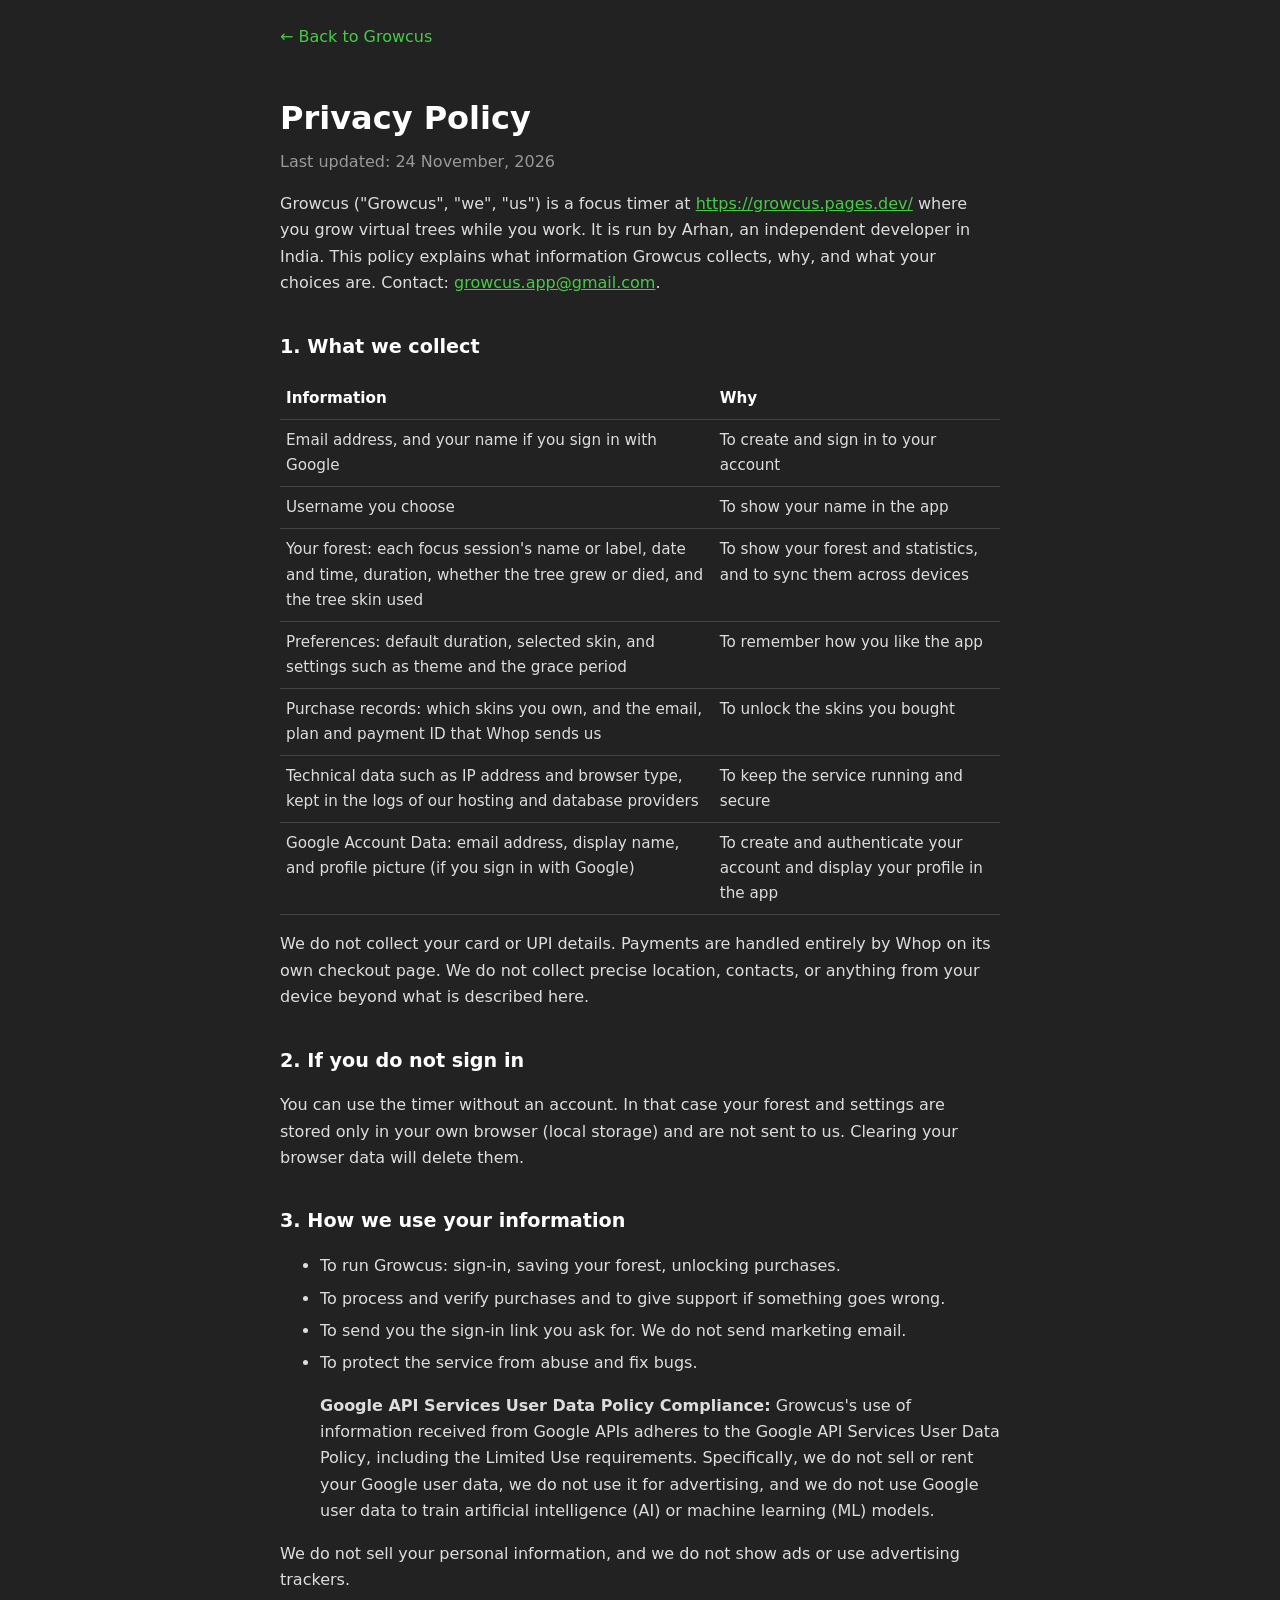
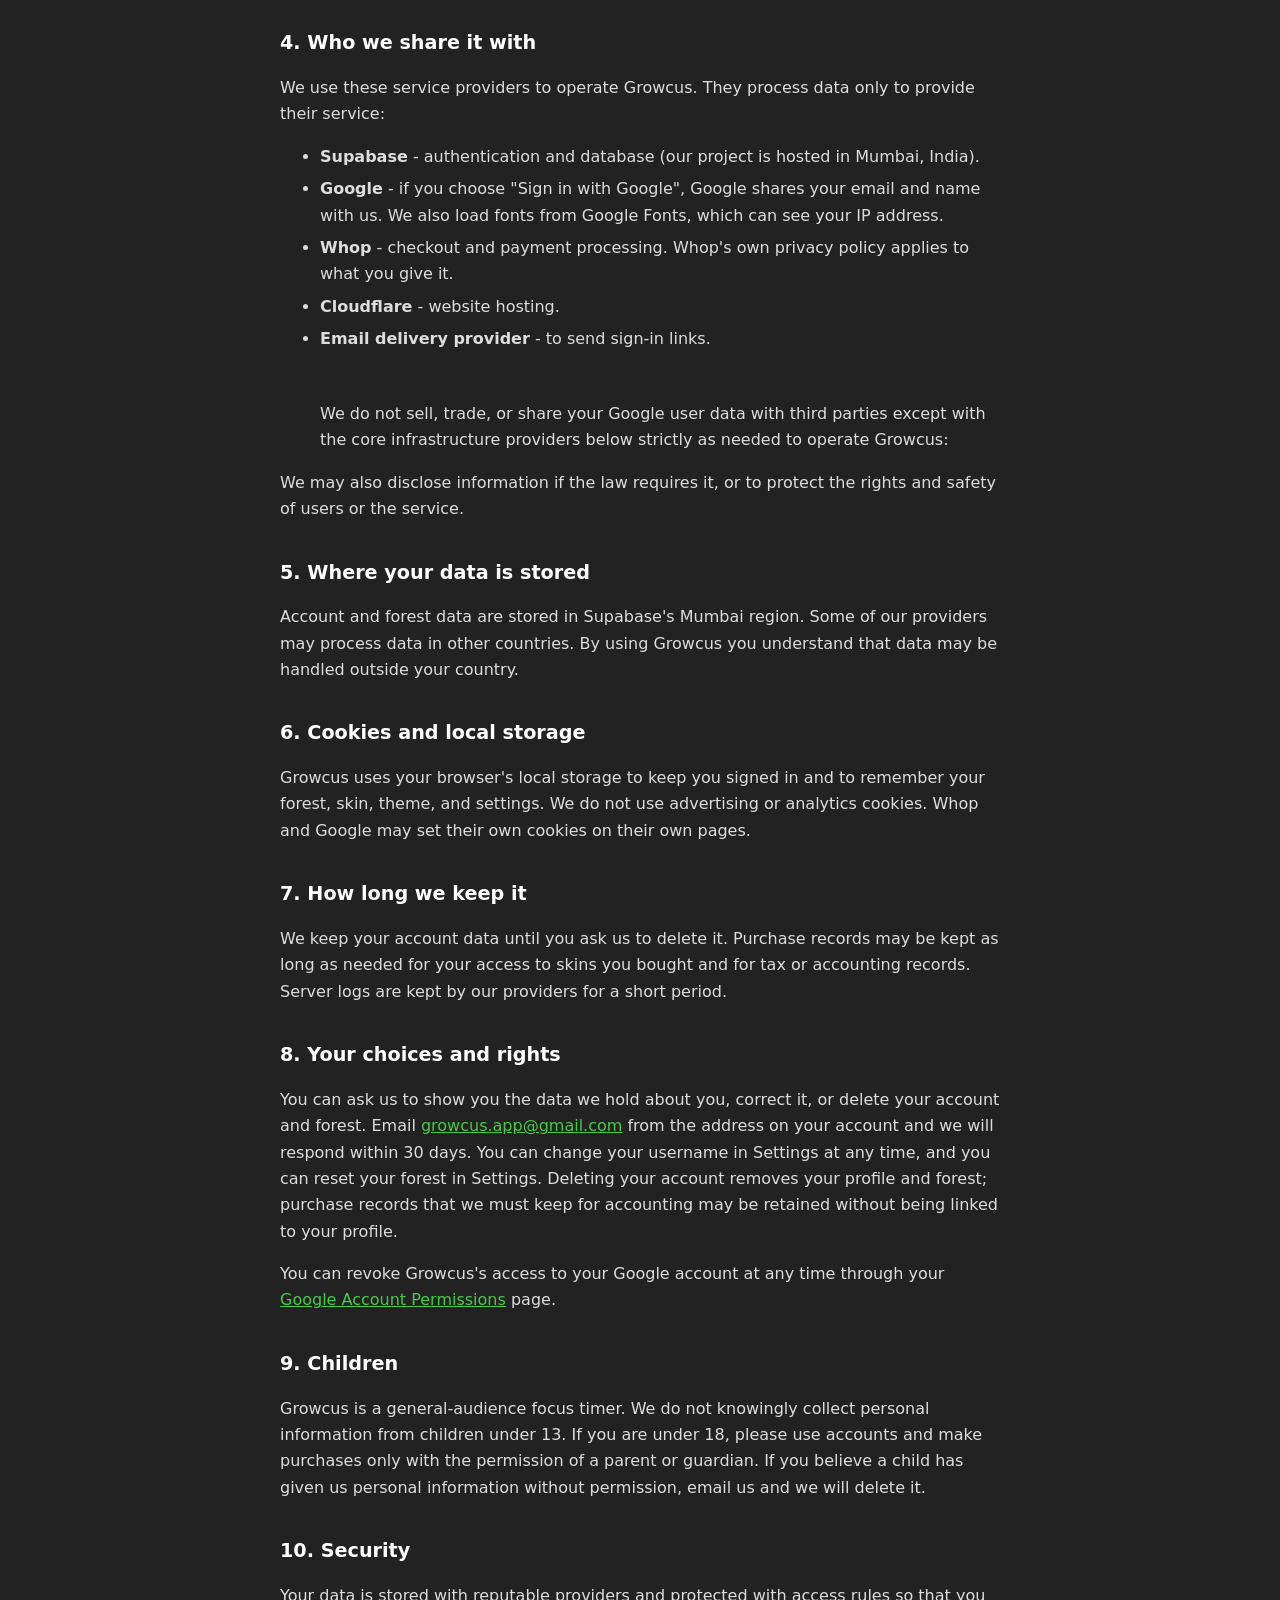
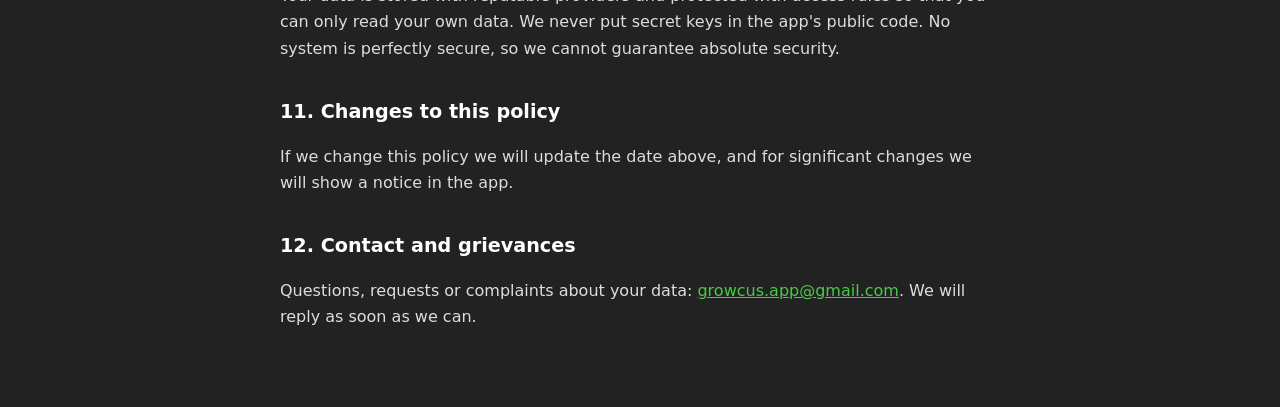
<file: growcus/privacy.html>
<!doctype html>
<html lang="en">
<head>
<meta charset="utf-8">
<meta name="viewport" content="width=device-width, initial-scale=1">
<title>Privacy Policy - Growcus</title>
<style>
    body{ background:#222; color:#ddd; font-family:system-ui,-apple-system,'Segoe UI',Roboto,sans-serif; line-height:1.65; margin:0; padding:24px 16px 60px; }
    main{ max-width:720px; margin:0 auto; }
    h1{ color:#fff; margin-bottom:4px; }
    h2{ color:#fff; margin-top:34px; font-size:1.2rem; }
    a{ color:rgb(71,203,71); }
    .meta{ color:#999; margin-top:0; }
    .back{ display:inline-block; margin-bottom:20px; text-decoration:none; }
    li{ margin-bottom:6px; }
    table{ border-collapse:collapse; width:100%; font-size:.95rem; }
    th,td{ border-bottom:1px solid #444; padding:8px 6px; text-align:left; vertical-align:top; }
    th{ color:#fff; }
</style>
</head>
<body>
<main>
<a class="back" href="index.html">&larr; Back to Growcus</a>
<h1>Privacy Policy</h1>
<p class="meta">Last updated: 24 November, 2026</p>

<p>Growcus ("Growcus", "we", "us") is a focus timer at <a href=https://growcus.pages.dev/>https://growcus.pages.dev/</a> where you grow virtual trees while you work. It is run by Arhan, an independent developer in India. This policy explains what information Growcus collects, why, and what your choices are. Contact: <a href="mailto:growcus.app@gmail.com">growcus.app@gmail.com</a>.</p>

<h2>1. What we collect</h2>
<table>
<tr><th>Information</th><th>Why</th></tr>
<tr><td>Email address, and your name if you sign in with Google</td><td>To create and sign in to your account</td></tr>
<tr><td>Username you choose</td><td>To show your name in the app</td></tr>
<tr><td>Your forest: each focus session's name or label, date and time, duration, whether the tree grew or died, and the tree skin used</td><td>To show your forest and statistics, and to sync them across devices</td></tr>
<tr><td>Preferences: default duration, selected skin, and settings such as theme and the grace period</td><td>To remember how you like the app</td></tr>
<tr><td>Purchase records: which skins you own, and the email, plan and payment ID that Whop sends us</td><td>To unlock the skins you bought</td></tr>
<tr><td>Technical data such as IP address and browser type, kept in the logs of our hosting and database providers</td><td>To keep the service running and secure</td></tr>
<tr><td>Google Account Data: email address, display name, and profile picture (if you sign in with Google)</td><td>To create and authenticate your account and display your profile in the app</td></tr>    
</table>
<p>We do not collect your card or UPI details. Payments are handled entirely by Whop on its own checkout page. We do not collect precise location, contacts, or anything from your device beyond what is described here.</p>

<h2>2. If you do not sign in</h2>
<p>You can use the timer without an account. In that case your forest and settings are stored only in your own browser (local storage) and are not sent to us. Clearing your browser data will delete them.</p>

<h2>3. How we use your information</h2>
<ul>
<li>To run Growcus: sign-in, saving your forest, unlocking purchases.</li>
<li>To process and verify purchases and to give support if something goes wrong.</li>
<li>To send you the sign-in link you ask for. We do not send marketing email.</li>
<li>To protect the service from abuse and fix bugs.</li>
<p><strong>Google API Services User Data Policy Compliance:</strong> Growcus's use of information received from Google APIs adheres to the Google API Services User Data Policy, including the Limited Use requirements. Specifically, we do not sell or rent your Google user data, we do not use it for advertising, and we do not use Google user data to train artificial intelligence (AI) or machine learning (ML) models.</p>
</ul>
<p>We do not sell your personal information, and we do not show ads or use advertising trackers.</p>

<h2>4. Who we share it with</h2>
<p>We use these service providers to operate Growcus. They process data only to provide their service:</p>
<ul>
<li><strong>Supabase</strong> - authentication and database (our project is hosted in Mumbai, India).</li>
<li><strong>Google</strong> - if you choose "Sign in with Google", Google shares your email and name with us. We also load fonts from Google Fonts, which can see your IP address.</li>
<li><strong>Whop</strong> - checkout and payment processing. Whop's own privacy policy applies to what you give it.</li>
<li><strong>Cloudflare</strong> - website hosting.</li>
<li><strong>Email delivery provider</strong> - to send sign-in links.</li><br>
<p>We do not sell, trade, or share your Google user data with third parties except with the core infrastructure providers below strictly as needed to operate Growcus:</p>
</ul>
<p>We may also disclose information if the law requires it, or to protect the rights and safety of users or the service.</p>

<h2>5. Where your data is stored</h2>
<p>Account and forest data are stored in Supabase's Mumbai region. Some of our providers may process data in other countries. By using Growcus you understand that data may be handled outside your country.</p>

<h2>6. Cookies and local storage</h2>
<p>Growcus uses your browser's local storage to keep you signed in and to remember your forest, skin, theme, and settings. We do not use advertising or analytics cookies. Whop and Google may set their own cookies on their own pages.</p>

<h2>7. How long we keep it</h2>
<p>We keep your account data until you ask us to delete it. Purchase records may be kept as long as needed for your access to skins you bought and for tax or accounting records. Server logs are kept by our providers for a short period.</p>

<h2>8. Your choices and rights</h2>
<p>You can ask us to show you the data we hold about you, correct it, or delete your account and forest. Email <a href="mailto:growcus.app@gmail.com">growcus.app@gmail.com</a> from the address on your account and we will respond within 30 days. You can change your username in Settings at any time, and you can reset your forest in Settings. Deleting your account removes your profile and forest; purchase records that we must keep for accounting may be retained without being linked to your profile.</p>
You can revoke Growcus's access to your Google account at any time through your <a href="https://myaccount.google.com/permissions" target="_blank" rel="noopener noreferrer">Google Account Permissions</a> page.

<h2>9. Children</h2>
<p>Growcus is a general-audience focus timer. We do not knowingly collect personal information from children under 13. If you are under 18, please use accounts and make purchases only with the permission of a parent or guardian. If you believe a child has given us personal information without permission, email us and we will delete it.</p>

<h2>10. Security</h2>
<p>Your data is stored with reputable providers and protected with access rules so that you can only read your own data. We never put secret keys in the app's public code. No system is perfectly secure, so we cannot guarantee absolute security.</p>

<h2>11. Changes to this policy</h2>
<p>If we change this policy we will update the date above, and for significant changes we will show a notice in the app.</p>

<h2>12. Contact and grievances</h2>
<p>Questions, requests or complaints about your data: <a href="mailto:growcus.app@gmail.com">growcus.app@gmail.com</a>. We will reply as soon as we can.</p>
</main>
</body>
</html>
</file>
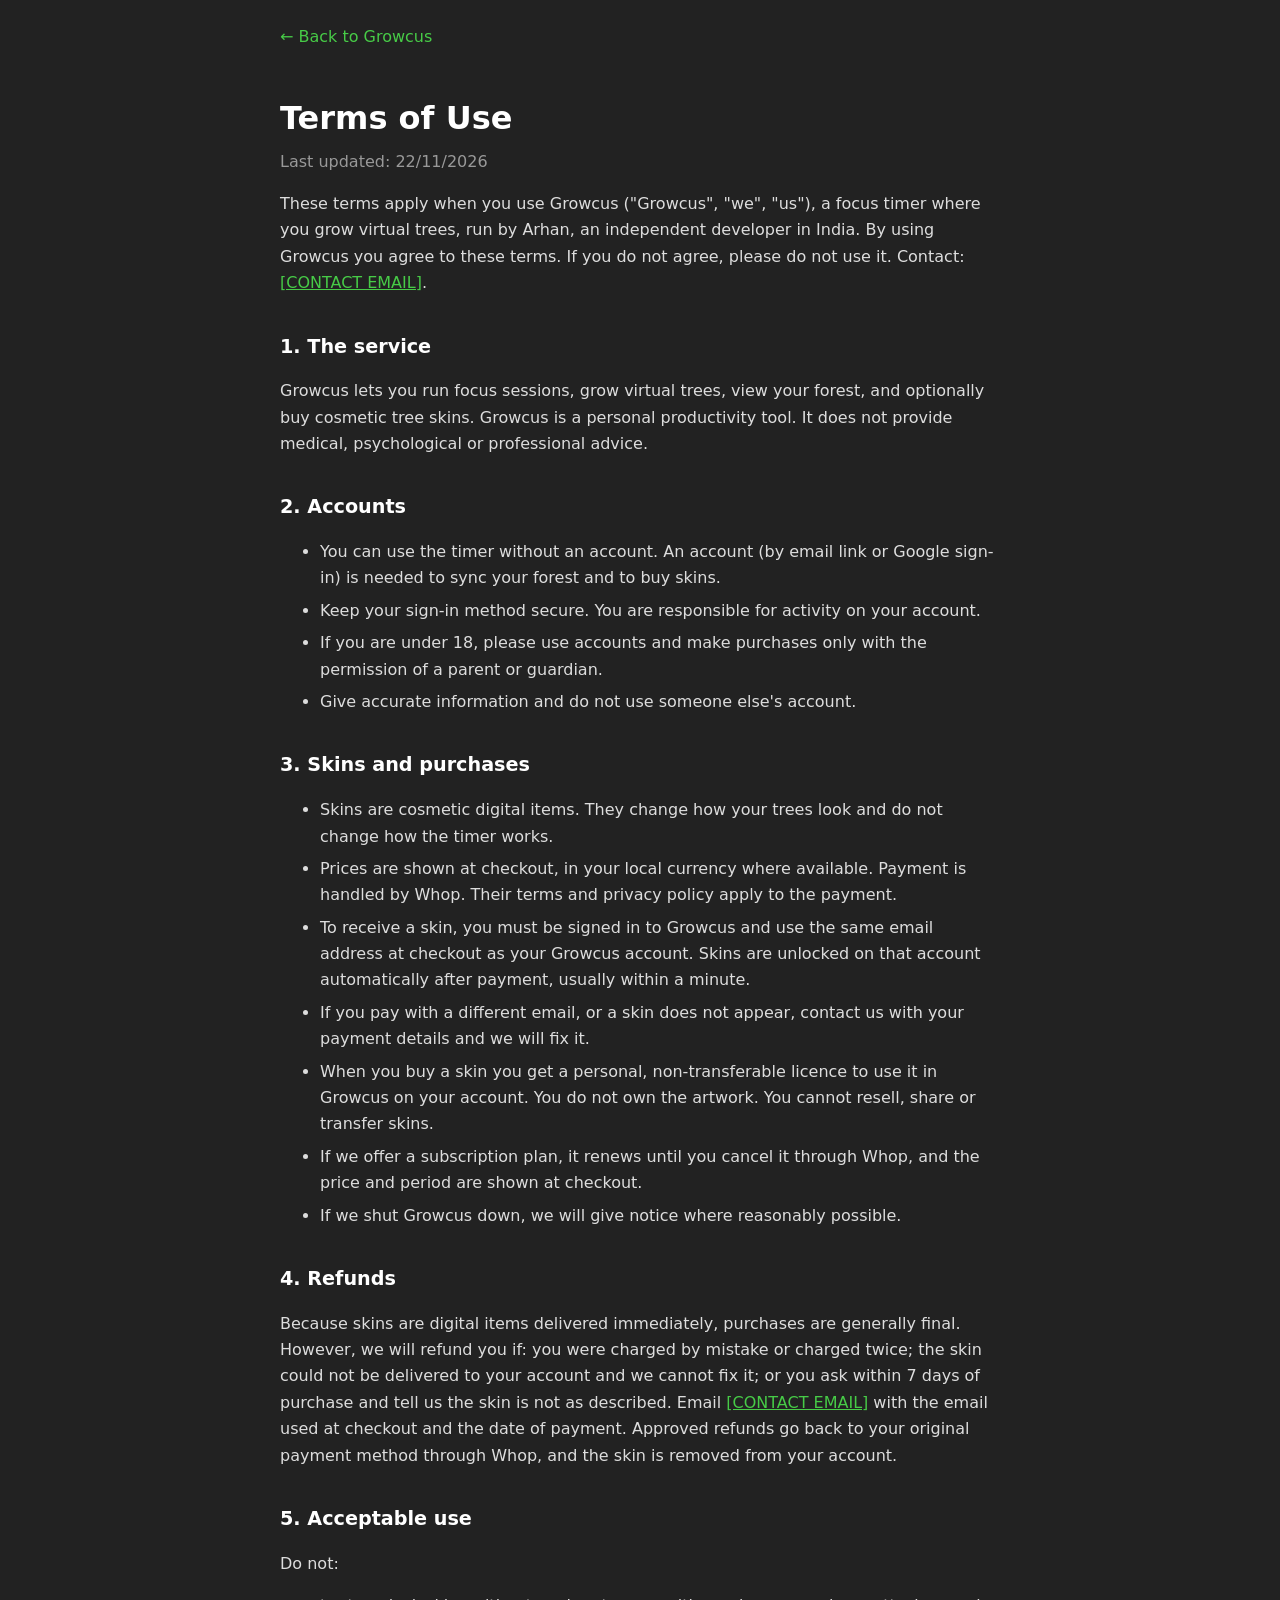
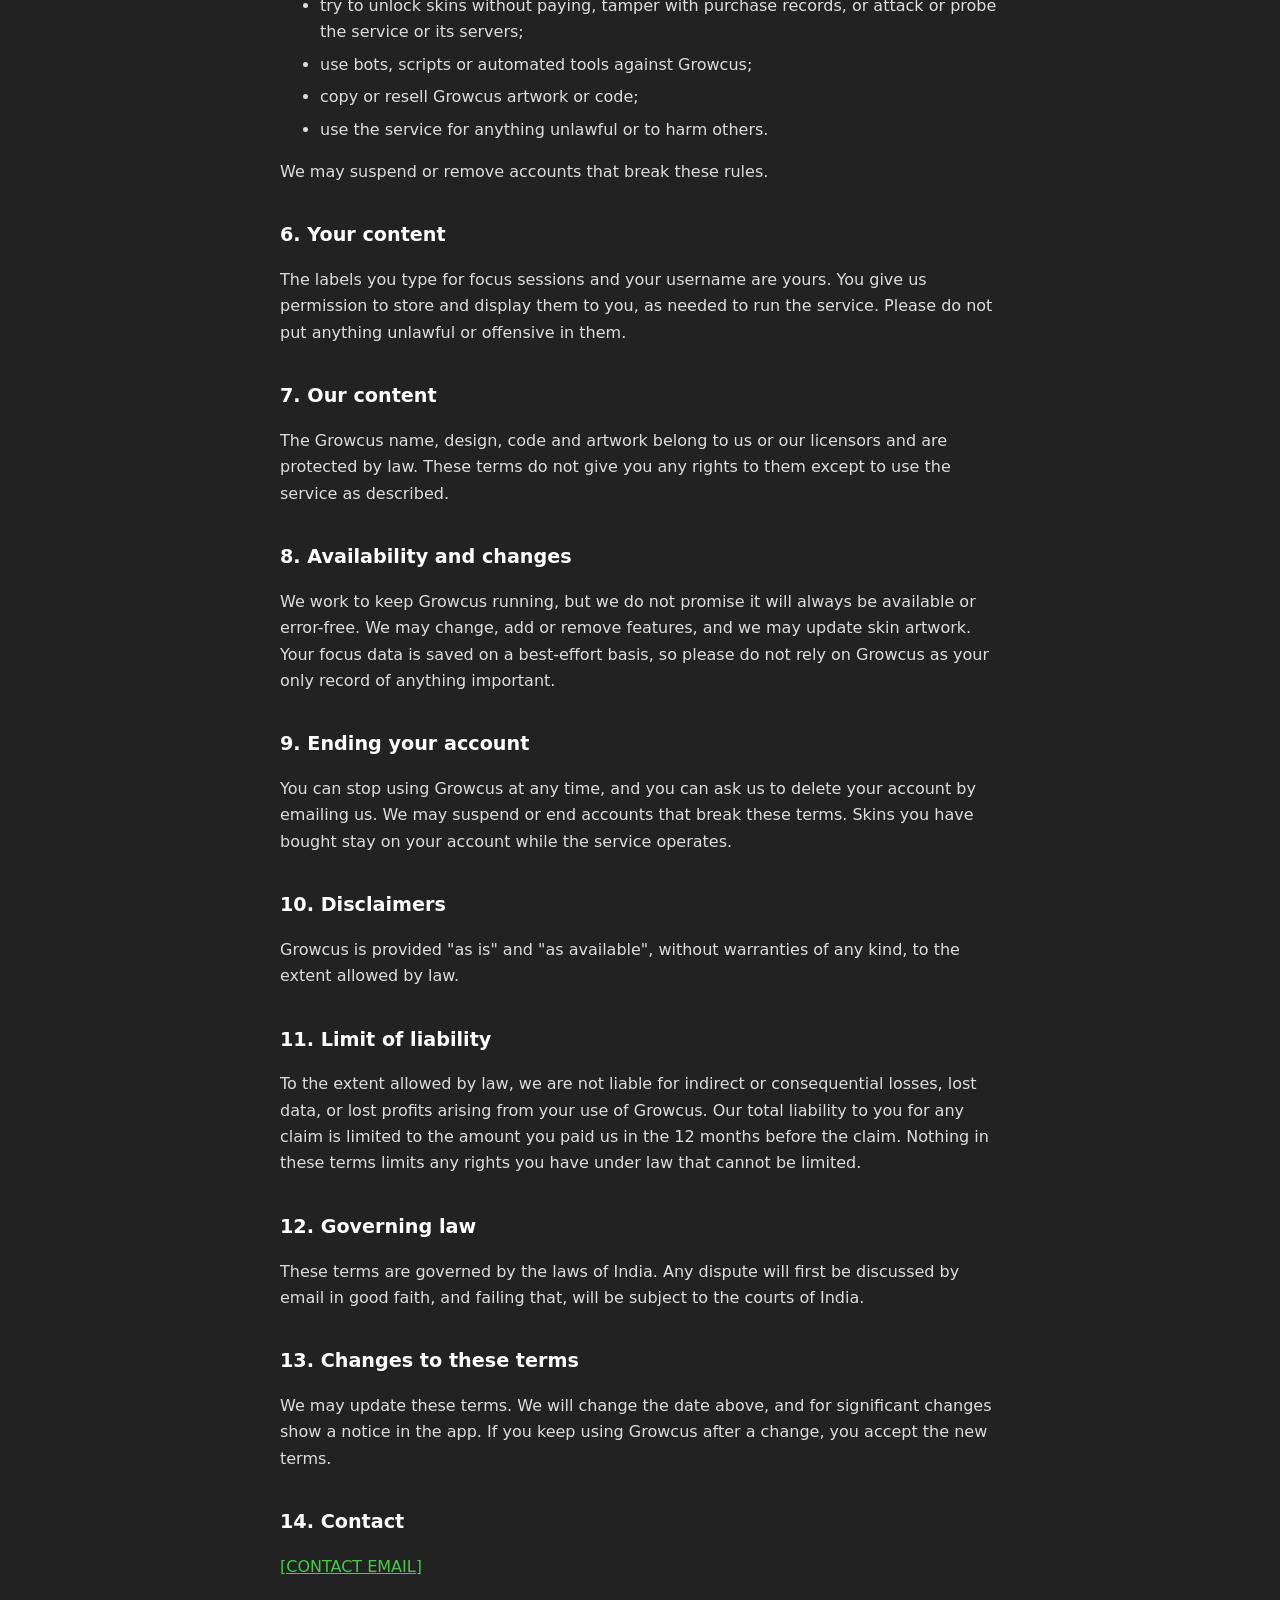
<file: growcus/terms.html>
<!doctype html>
<html lang="en">
<head>
<meta charset="utf-8">
<meta name="viewport" content="width=device-width, initial-scale=1">
<title>Terms of Use - Growcus</title>
<style>
    body{ background:#222; color:#ddd; font-family:system-ui,-apple-system,'Segoe UI',Roboto,sans-serif; line-height:1.65; margin:0; padding:24px 16px 60px; }
    main{ max-width:720px; margin:0 auto; }
    h1{ color:#fff; margin-bottom:4px; }
    h2{ color:#fff; margin-top:34px; font-size:1.2rem; }
    a{ color:rgb(71,203,71); }
    .meta{ color:#999; margin-top:0; }
    .back{ display:inline-block; margin-bottom:20px; text-decoration:none; }
    li{ margin-bottom:6px; }
</style>
</head>
<body>
<main>
<a class="back" href="index.html">&larr; Back to Growcus</a>
<h1>Terms of Use</h1>
<p class="meta">Last updated: 22/11/2026</p>

<p>These terms apply when you use Growcus ("Growcus", "we", "us"), a focus timer where you grow virtual trees, run by Arhan, an independent developer in India. By using Growcus you agree to these terms. If you do not agree, please do not use it. Contact: <a href="mailto:growcus.app@gmail.com">[CONTACT EMAIL]</a>.</p>

<h2>1. The service</h2>
<p>Growcus lets you run focus sessions, grow virtual trees, view your forest, and optionally buy cosmetic tree skins. Growcus is a personal productivity tool. It does not provide medical, psychological or professional advice.</p>

<h2>2. Accounts</h2>
<ul>
<li>You can use the timer without an account. An account (by email link or Google sign-in) is needed to sync your forest and to buy skins.</li>
<li>Keep your sign-in method secure. You are responsible for activity on your account.</li>
<li>If you are under 18, please use accounts and make purchases only with the permission of a parent or guardian.</li>
<li>Give accurate information and do not use someone else's account.</li>
</ul>

<h2>3. Skins and purchases</h2>
<ul>
<li>Skins are cosmetic digital items. They change how your trees look and do not change how the timer works.</li>
<li>Prices are shown at checkout, in your local currency where available. Payment is handled by Whop. Their terms and privacy policy apply to the payment.</li>
<li>To receive a skin, you must be signed in to Growcus and use the same email address at checkout as your Growcus account. Skins are unlocked on that account automatically after payment, usually within a minute.</li>
<li>If you pay with a different email, or a skin does not appear, contact us with your payment details and we will fix it.</li>
<li>When you buy a skin you get a personal, non-transferable licence to use it in Growcus on your account. You do not own the artwork. You cannot resell, share or transfer skins.</li>
<li>If we offer a subscription plan, it renews until you cancel it through Whop, and the price and period are shown at checkout.</li>
<li>If we shut Growcus down, we will give notice where reasonably possible.</li>
</ul>

<h2>4. Refunds</h2>
<p>Because skins are digital items delivered immediately, purchases are generally final. However, we will refund you if: you were charged by mistake or charged twice; the skin could not be delivered to your account and we cannot fix it; or you ask within 7 days of purchase and tell us the skin is not as described. Email <a href="mailto:growcus.app@gmail.com">[CONTACT EMAIL]</a> with the email used at checkout and the date of payment. Approved refunds go back to your original payment method through Whop, and the skin is removed from your account.</p>

<h2>5. Acceptable use</h2>
<p>Do not:</p>
<ul>
<li>try to unlock skins without paying, tamper with purchase records, or attack or probe the service or its servers;</li>
<li>use bots, scripts or automated tools against Growcus;</li>
<li>copy or resell Growcus artwork or code;</li>
<li>use the service for anything unlawful or to harm others.</li>
</ul>
<p>We may suspend or remove accounts that break these rules.</p>

<h2>6. Your content</h2>
<p>The labels you type for focus sessions and your username are yours. You give us permission to store and display them to you, as needed to run the service. Please do not put anything unlawful or offensive in them.</p>

<h2>7. Our content</h2>
<p>The Growcus name, design, code and artwork belong to us or our licensors and are protected by law. These terms do not give you any rights to them except to use the service as described.</p>

<h2>8. Availability and changes</h2>
<p>We work to keep Growcus running, but we do not promise it will always be available or error-free. We may change, add or remove features, and we may update skin artwork. Your focus data is saved on a best-effort basis, so please do not rely on Growcus as your only record of anything important.</p>

<h2>9. Ending your account</h2>
<p>You can stop using Growcus at any time, and you can ask us to delete your account by emailing us. We may suspend or end accounts that break these terms. Skins you have bought stay on your account while the service operates.</p>

<h2>10. Disclaimers</h2>
<p>Growcus is provided "as is" and "as available", without warranties of any kind, to the extent allowed by law.</p>

<h2>11. Limit of liability</h2>
<p>To the extent allowed by law, we are not liable for indirect or consequential losses, lost data, or lost profits arising from your use of Growcus. Our total liability to you for any claim is limited to the amount you paid us in the 12 months before the claim. Nothing in these terms limits any rights you have under law that cannot be limited.</p>

<h2>12. Governing law</h2>
<p>These terms are governed by the laws of India. Any dispute will first be discussed by email in good faith, and failing that, will be subject to the courts of India.</p>

<h2>13. Changes to these terms</h2>
<p>We may update these terms. We will change the date above, and for significant changes show a notice in the app. If you keep using Growcus after a change, you accept the new terms.</p>

<h2>14. Contact</h2>
<p><a href="mailto:growcus.app@gmail.com">[CONTACT EMAIL]</a></p>
</main>
</body>
</html>
</file>
